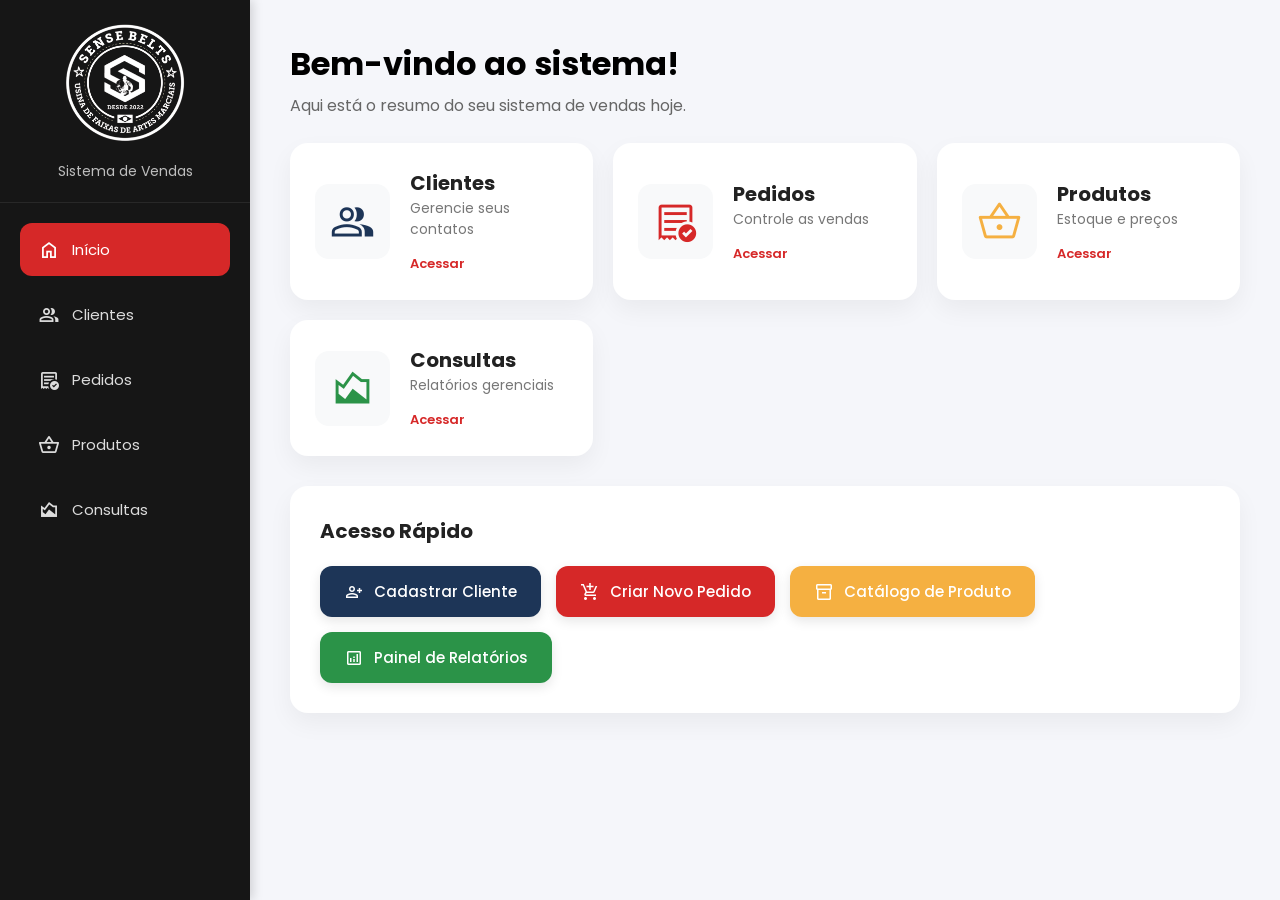
<file: index.html>
<!doctype html>
<html lang="pt-br">
  <head>
    <meta charset="UTF-8"/>
    <meta name="viewport" content="width=device-width, initial-scale=1.0" />
    <title>Sense Belts | Início</title>
    <link rel="stylesheet" href="css/style.css"/>
    <link rel="stylesheet" href="https://fonts.googleapis.com/css2?family=Material+Symbols+Outlined"/>
    <script type="module">//supabase
      import { createClient } from "https://esm.sh/@supabase/supabase-js";
      const supabaseUrl = "https://qtvsxbynddktnqiubelh.supabase.co";
      const supabaseKey = "sb_publishable_D4q0NGJ69Iy94luhTagZQA_lk1mWTQT";
      window.supabase = createClient(supabaseUrl, supabaseKey);
    </script>
  </head>

  <body>
    <div class="menu">
      <div class="logo">
        <img src="image/logo.png" alt="logo da sense belts" />
        <p>Sistema de Vendas</p>
      </div>
      <nav>
        <a href="index.html" class="ativo"><span class="material-symbols-outlined">home</span>Início</a>
        <a href="clientes.html"><span class="material-symbols-outlined">group</span>Clientes</a>
        <a href="pedidos.html"><span class="material-symbols-outlined">order_approve</span>Pedidos</a>
        <a href="produtos.html"><span class="material-symbols-outlined">shopping_basket</span>Produtos</a>
        <a href="consultas.html"><span class="material-symbols-outlined">area_chart</span>Consultas</a>
      </nav>
    </div>

    <div class="conteudo">
        <header>
        <h1>Bem-vindo ao sistema!</h1>
        <p style="color: #666; margin-top: 5px;">Aqui está o resumo do seu sistema de vendas hoje.</p><br>
      </header>

      <div class="card">
        <div class="cardCard">
          <span class="material-symbols-outlined icone" style="color: #1d3557;">group</span>
          <div>
            <h3>Clientes</h3>
            <p>Gerencie seus contatos</p>
            <a href="clientes.html" class="btn-atalho">Acessar</a>
          </div>    
        </div>

        <div class="cardCard">
          <span class="material-symbols-outlined icone" style="color: #d62828;">order_approve</span>
          <div>
            <h3>Pedidos</h3>
            <p>Controle as vendas</p>
            <a href="pedidos.html" class="btn-atalho">Acessar</a>
          </div>
        </div>

        <div class="cardCard">
          <span class="material-symbols-outlined icone" style="color: #f5b041;">shopping_basket</span>
          <div>
            <h3>Produtos</h3>
            <p>Estoque e preços</p>
            <a href="produtos.html" class="btn-atalho">Acessar</a>
          </div>
        </div>

        <div class="cardCard">
          <span class="material-symbols-outlined icone" style="color: #2b9348;">area_chart</span>
          <div>
            <h3>Consultas</h3>
            <p>Relatórios gerenciais</p>
            <a href="consultas.html" class="btn-atalho">Acessar</a>
          </div>
        </div>
      </div>

      <div class="acessoRapido">
        <h2>Acesso Rápido</h2>
        <div class="botoes-container">
          <a href="clientes.html" class="btn-rapido btn-cliente">
            <span class="material-symbols-outlined">person_add</span>
            Cadastrar Cliente
          </a>
          <a href="pedidos.html" class="btn-rapido btn-pedido">
            <span class="material-symbols-outlined">add_shopping_cart</span>
            Criar Novo Pedido
          </a>
          <a href="produtos.html" class="btn-rapido btn-produto">
            <span class="material-symbols-outlined">inventory_2</span>
            Catálogo de Produto
          </a>
          <a href="consultas.html" class="btn-rapido btn-consulta">
            <span class="material-symbols-outlined">analytics</span>
            Painel de Relatórios
          </a>
        </div>
      </div>
    
    </div>

    <script src="js/script.js"></script>
  </body>
</html>
</file>
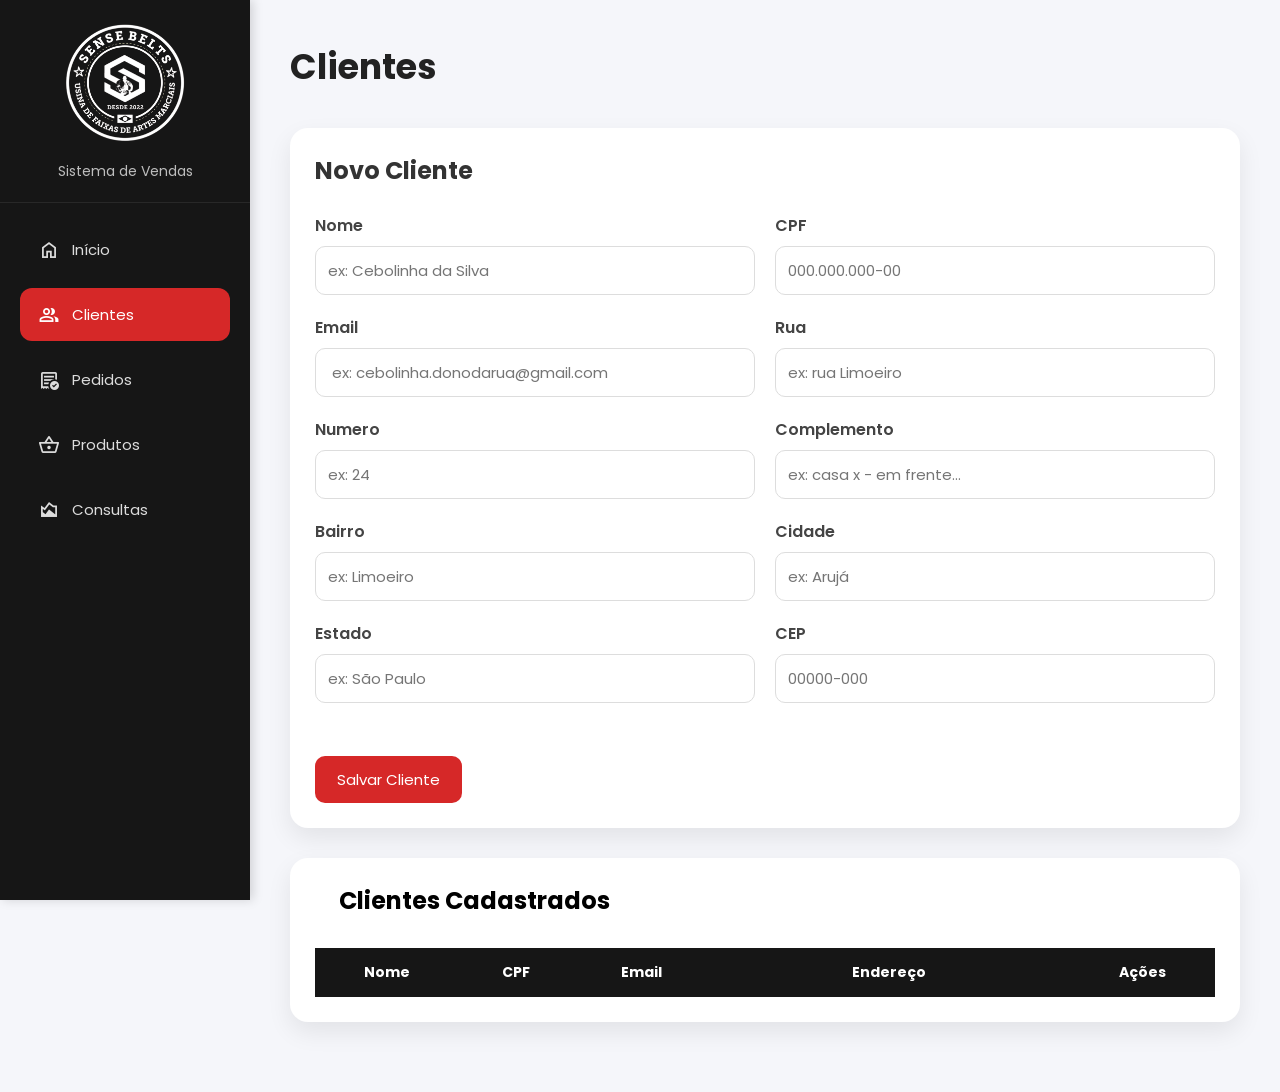
<file: clientes.html>
<!doctype html>
<html lang="pt-br">
  <head>
    <meta charset="UTF-8" />
    <meta name="viewport" content="width=device-width, initial-scale=1.0" />
    <title>Sense Belts | Clientes</title>
    <link rel="stylesheet" href="css/clientes.css" />
    <link rel="stylesheet" href="https://fonts.googleapis.com/css2?family=Material+Symbols+Outlined" />
    <script type="module">//supabase
      import { createClient } from "https://esm.sh/@supabase/supabase-js";
      const supabaseUrl = "https://qtvsxbynddktnqiubelh.supabase.co";
      const supabaseKey = "sb_publishable_D4q0NGJ69Iy94luhTagZQA_lk1mWTQT";
      window.supabase = createClient(supabaseUrl, supabaseKey);
    </script>
  </head>

  <body>
    <div class="menu">
      <div class="logo">
        <img src="image/logo.png" alt="logo da sense belts" />
        <p>Sistema de Vendas</p>
      </div>
      <nav>
        <a href="index.html"><span class="material-symbols-outlined">home</span>Início</a>
        <a href="clientes.html" class="ativo"><span class="material-symbols-outlined">group</span>Clientes</a>
        <a href="pedidos.html"><span class="material-symbols-outlined">order_approve</span>Pedidos</a>
        <a href="produtos.html"><span class="material-symbols-outlined">shopping_basket</span>Produtos</a>
        <a href="consultas.html"><span class="material-symbols-outlined">area_chart</span>Consultas</a>
      </nav>
    </div>

    <div class="conteudo">
      <header>
        <h1>Clientes</h1>
      </header>

      <div class="card">
        <h2>Novo Cliente</h2>
        <div class="grid">
          <div>
            <label>Nome</label>
            <input id="nome" placeholder="ex: Cebolinha da Silva"/>
          </div>
          <div>
            <label>CPF</label>
            <input id="cpf" placeholder="000.000.000-00"/>
          </div>
          <div>
            <label>Email</label>
            <input id="email" placeholder=" ex: cebolinha.donodarua@gmail.com"/>
          </div>
          <div>
            <label>Rua</label>
            <input id="rua" placeholder="ex: rua Limoeiro"/>
          </div>
          <div>
            <label>Numero</label>
            <input id="numero" placeholder="ex: 24"/>
          </div>
          <div>
            <label>Complemento</label>
            <input id="complemento" placeholder="ex: casa x - em frente...">
          </div>
          <div>
            <label>Bairro</label>
            <input id="bairro" placeholder="ex: Limoeiro"/>
          </div>
          <div>
            <label>Cidade</label>
            <input id="cidade" placeholder="ex: Arujá"/>
          </div>
          <div>
            <label>Estado</label>
            <input id="estado" placeholder="ex: São Paulo"/>
          </div>
          <div>
            <label>CEP</label>
            <input id="cep" placeholder="00000-000"/>
          </div>
          <div>
            <label>&nbsp;</label>
            <button id="salvar">Salvar Cliente</button>
          </div>
        </div>
      </div>

      <div class="cardTabela">
        <h2>Clientes Cadastrados</h2>
        <div class="clientesCadastrados">
            <table>
            <thead>
                <tr>
                <th>Nome</th>
                <th>CPF</th>
                <th>Email</th>
                <th class="endereco">Endereço</th>
                <th>Ações</th>
                </tr>
            </thead>
            <tbody id="listaClientes"></tbody>
            </table>
        </div>
      </div>
    </div>

    <script src="js/clientes.js"></script>
  </body>
</html>
</file>
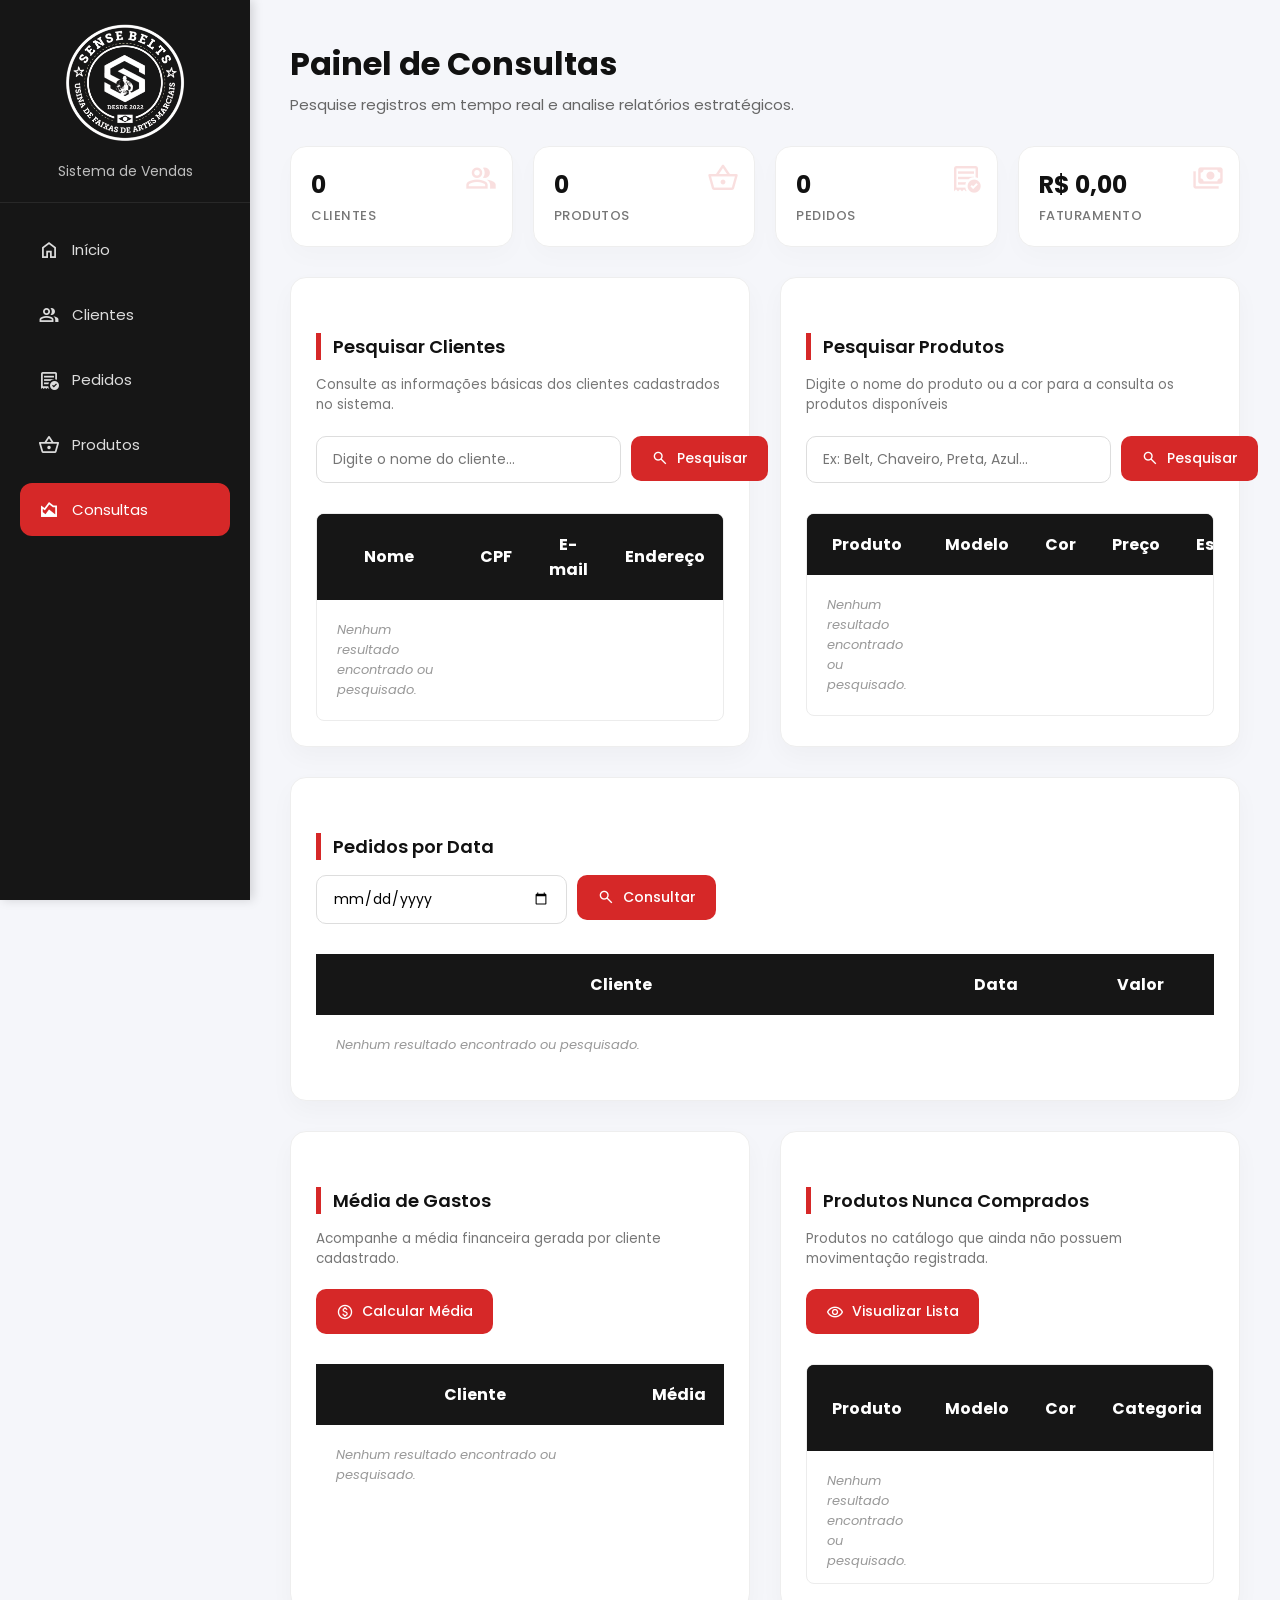
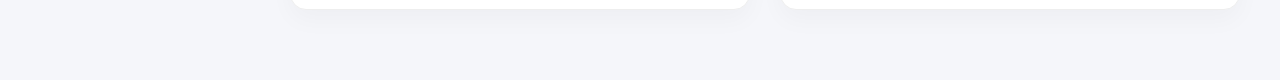
<file: consultas.html>
<!doctype html>
<html lang="pt-br">
  <head>
    <meta charset="UTF-8" />
    <meta name="viewport" content="width=device-width, initial-scale=1.0" />
    <title>Sense Belts | Consultas</title>
    <link rel="stylesheet" href="css/consultas.css" />
    <link rel="stylesheet" href="https://fonts.googleapis.com/css2?family=Material+Symbols+Outlined"/>
    <script type="module">
      import { createClient } from "https://esm.sh/@supabase/supabase-js";
      const supabaseUrl = "https://qtvsxbynddktnqiubelh.supabase.co";
      const supabaseKey = "sb_publishable_D4q0NGJ69Iy94luhTagZQA_lk1mWTQT";
      window.supabase = createClient(supabaseUrl, supabaseKey);
    </script>
  </head>

  <body>
    <div class="menu">  
      <div class="logo">
        <img src="image/logo.png" alt="logo da sense belts" />
        <p>Sistema de Vendas</p>
      </div>
      <nav>
        <a href="index.html"><span class="material-symbols-outlined">home</span>Início</a>
        <a href="clientes.html"><span class="material-symbols-outlined">group</span>Clientes</a>
        <a href="pedidos.html"><span class="material-symbols-outlined">order_approve</span>Pedidos</a>
        <a href="produtos.html"><span class="material-symbols-outlined">shopping_basket</span>Produtos</a>
        <a href="consultas.html" class="ativo"><span class="material-symbols-outlined">area_chart</span>Consultas</a>
      </nav>
    </div>

    <div class="conteudo">
      <header>
        <h1>Painel de Consultas</h1>
        <p>Pesquise registros em tempo real e analise relatórios estratégicos.</p>
      </header>

      <section class="cards">
        <div class="cardInfo">
          <span class="material-symbols-outlined">group</span>
          <h3 id="totalClientes">0</h3>
          <p>Clientes</p>
        </div>
        <div class="cardInfo">
          <span class="material-symbols-outlined">shopping_basket</span>
          <h3 id="totalProdutos">0</h3>
          <p>Produtos</p>
        </div>
        <div class="cardInfo">
          <span class="material-symbols-outlined">order_approve</span>
          <h3 id="totalPedidos">0</h3>
          <p>Pedidos</p>
        </div>
        <div class="cardInfo">
          <span class="material-symbols-outlined">payments</span>
          <h3 id="valorVendas">R$ 0,00</h3>
          <p>Faturamento</p>
        </div>
      </section>

      <section class="linha">
        <div class="card">
          <h2 class="titulo">Pesquisar Clientes</h2>
          <p class="descricao">Consulte as informações básicas dos clientes cadastrados no sistema.</p>
          <div class="pesquisa">
            <input type="text" id="pesquisaCliente" placeholder="Digite o nome do cliente..."/>
             <button id="btnPesquisarCliente"><span class="material-symbols-outlined">search</span>Pesquisar</button>
          </div>
          <div class="tabela scroll"> <table>
              <thead>
                <tr>
                  <th>Nome</th>
                  <th>CPF</th>
                  <th>E-mail</th>
                  <th>Endereço</th>
                </tr>
              </thead>
              <tbody id="resultadoClientes"></tbody>
            </table>
          </div>
        </div>

        <div class="card">
          <h2 class="titulo">Pesquisar Produtos</h2>
          <p class="descricao">Digite o nome do produto ou a cor para a consulta os produtos disponíveis</p>
          <div class="pesquisa">
            <input type="text" id="pesquisaProduto" placeholder="Ex: Belt, Chaveiro, Preta, Azul..." />
             <button id="btnPesquisarProduto"><span class="material-symbols-outlined">search</span>Pesquisar</button>
          </div>
          <div class="tabela scroll">
            <table>
              <thead>
                <tr>
                  <th>Produto</th>
                  <th>Modelo</th>
                  <th>Cor</th>
                  <th>Preço</th>
                  <th>Estoque</th>
                </tr>
              </thead>
              <tbody id="resultadoProdutos"></tbody>
            </table>
          </div>
        </div>
      </section>

      <section class="card" style="margin-bottom: 30px;">
        <h2 class="titulo"> Pedidos por Data</h2>
        <div class="pesquisa" style="max-width: 400px;">
          <input type="date" id="dataConsulta"/>
          <button id="btnPedidos"><span class="material-symbols-outlined">search</span>Consultar</button>
        </div>
        <div class="tabela">
          <table>
            <thead>
              <tr>
                <th>Cliente</th>
                <th>Data</th>
                <th>Valor</th>
              </tr>
            </thead>
            <tbody id="resultadoPedidos"></tbody>
          </table>
        </div>
      </section>

      <section class="linha">
        <div class="card">
          <h2 class="titulo"> Média de Gastos</h2>
          <p class="descricao">Acompanhe a média financeira gerada por cliente cadastrado.</p>
          <button id="btnMedia" style="margin-bottom: 20px;"><span class="material-symbols-outlined">paid</span>Calcular Média</button>
          <div class="tabela">
            <table>
              <thead>
                <tr>
                  <th>Cliente</th>
                  <th>Média</th>
                </tr>
              </thead>
              <tbody id="resultadoMedia"></tbody>
            </table>
          </div>
        </div>

        <div class="card">
          <h2 class="titulo">Produtos Nunca Comprados</h2>
          <p class="descricao">Produtos no catálogo que ainda não possuem movimentação registrada.</p>
          <button id="btnNuncaComprados" style="margin-bottom: 20px;"><span class="material-symbols-outlined">visibility</span>Visualizar Lista</button>
          
          <div class="tabela scroll">
            <table>
              <thead>
                <tr>
                  <th>Produto</th>
                  <th>Modelo</th> 
                  <th>Cor</th>
                  <th>Categoria</th>
                  <th>Preço Base</th>
                  <th>Status</th>
                </tr>
              </thead>
              <tbody id="resultadoNuncaComprados"></tbody>
            </table>
          </div>
        </div>
      </section>
    </div>

    <script src="js/consultas.js"></script>
  </body>
</html>
</file>
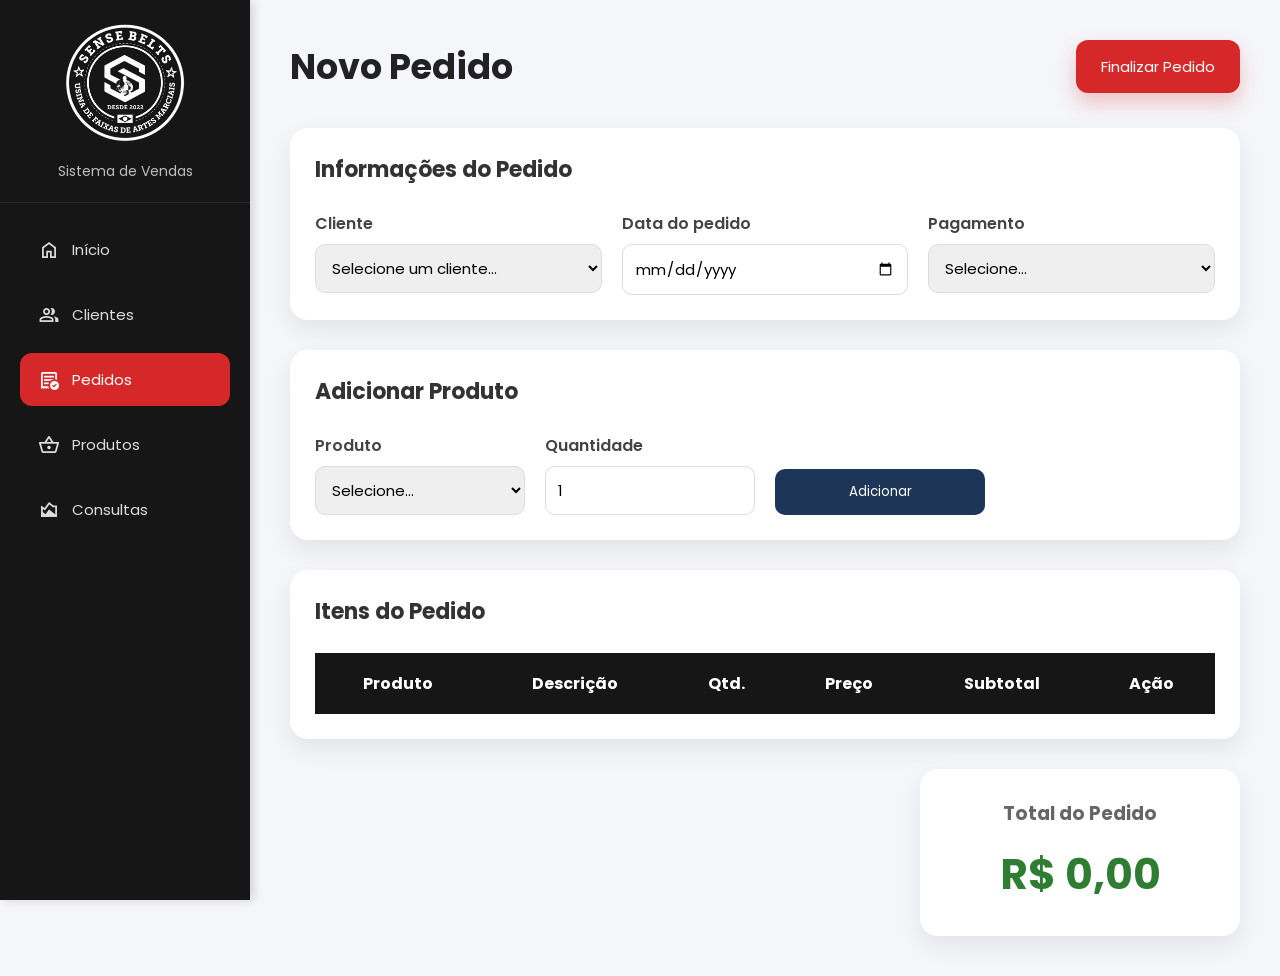
<file: pedidos.html>
<!doctype html>
<html lang="pt-br">
  <head>
    <meta charset="UTF-8" />
    <meta name="viewport" content="width=device-width, initial-scale=1.0" />
    <title>Sense Belts | Pedidos</title>
    <link rel="stylesheet" href="css/pedidos.css" />
    <link
      rel="stylesheet"
      href="https://fonts.googleapis.com/css2?family=Material+Symbols+Outlined"
    />
    <script type="module">//supabase
      import { createClient } from "https://esm.sh/@supabase/supabase-js";
      const supabaseUrl = "https://qtvsxbynddktnqiubelh.supabase.co/";
      const supabaseKey = "sb_publishable_D4q0NGJ69Iy94luhTagZQA_lk1mWTQT";
      window.supabase = createClient(supabaseUrl, supabaseKey);
    </script>
  </head>

  <body>
    <div class="menu">
      <div class="logo">
        <img src="image/logo.png" alt="logo da sense belts" />
        <p>Sistema de Vendas</p>
      </div>
      <nav>
        <a href="index.html"
          ><span class="material-symbols-outlined">home</span>Início</a
        >
        <a href="clientes.html"
          ><span class="material-symbols-outlined">group</span>Clientes</a
        >
        <a href="pedidos.html" class="ativo"
          ><span class="material-symbols-outlined">order_approve</span
          >Pedidos</a
        >
        <a href="produtos.html"
          ><span class="material-symbols-outlined">shopping_basket</span
          >Produtos</a>
        <a href="consultas.html"
          ><span class="material-symbols-outlined">area_chart</span>Consultas</a
        >
      </nav>
    </div>

    <div class="conteudo">
      <header>
        <h1>Novo Pedido</h1>
        <button>Finalizar Pedido</button>
      </header>

      <div class="card">
        <h2>Informações do Pedido</h2>

        <div class="grid3">
          <div>
            <label>Cliente</label>
            <select id="cliente">
              <option value="">Selecione...</option>
            </select>
          </div>

          <div>
            <label>Data do pedido</label>
            <input type="date" id="dataPedido" />
          </div>

          <div>
            <label>Pagamento</label>
            <select id="pagamento">
              <option value="">Selecione...</option>
              <option value="PIX">PIX</option>
              <option value="Cartão de Crédito">Cartão de Crédito</option>
              <option value="Cartão de Débito">Cartão de Débito</option>
            </select>
          </div>
        </div>
      </div>

      <div class="card">
        <h2>Adicionar Produto</h2>

        <div class="grid4">
          <div>
            <label>Produto</label>
            <select id="produto">
              <option value="">Selecione...</option>
              <option value="faixa">Faixa</option>
              <option value="chaveiro">Chaveiro</option>
            </select>
          </div>

          <div id="faixa" class="aparecer">
            <div>
              <label>Modelo</label>
              <select id="modeloFaixa">
                <option value="">Selecione...</option>
                <option value="BELT OX STANDARD">BELT OX STANDARD 6 COSTURAS</option>
                <option value="BELT OX STANDARD">BELT OX STANDARD 8 COSTURAS</option>
                <option value="BELT BR STANDARD">BELT BR STANDARD 6 COSTURAS</option>
                <option value="BELT BR STANDARD">BELT BR STANDARD 8 COSTURAS</option>
                <option value="BELT BR PRO">BELT BR PRO</option>
                <option value="BELT BR PREMIUM">BELT BR PREMIUM</option>
              </select>
            </div>

            <div>
              <label>Modalidade</label>
              <select id="modalidadeFaixa">
                <option value="">Selecione...</option>
                <option value="Jiu-Jitsu">Jiu-Jitsu</option>
                <option value="Judô">Judô</option>
              </select>
            </div>

            <div>
              <label>Cor</label>
              <select id="corFaixa">
                <option value="">Selecione...</option>
                <option value="Branca">Branca</option>
                <option value="Cinza">Cinza</option>
                <option value="Azul">Azul</option>
                <option value="Amarela">Amarela</option>
                <option value="Laranja">Laranja</option>
                <option value="Verde">Verde</option>
                <option value="Roxa">Roxa</option>
                <option value="Marrom">Marrom</option>
                <option value="Preta">Preta</option>
                <option value="Vermelho">Vermelho</option>
              </select>
            </div>

            <div>
              <label>Personalizada?</label>
              <select id="personalizar">
                <option value="Não">Não</option>
                <option value="Sim">Sim</option>
              </select>
            </div>

            <div id="bordarFaixa" class="aparecer"> 
              <label>Nome para Bordar</label>
              <input type="text" id="nomePersonalizado" placeholder="Digite o nome"/>
            </div>
          </div>

          <div id="chaveiro" class="aparecer">
            <div>
              <label>Cor</label>
              <select id="corChaveiro">
                <option value="Branca">Branca</option>
                <option value="Cinza">Cinza</option>
                <option value="Azul">Azul</option>
                <option value="Amarela">Amarela</option>
                <option value="Laranja">Laranja</option>
                <option value="Verde">Verde</option>
                <option value="Roxa">Roxa</option>
                <option value="Marrom">Marrom</option>
                <option value="Preta">Preta</option>
                <option value="Vermelho">Vermelho</option>
              </select>
            </div>

            <div>
              <label>Modalidade</label>
              <select id="modalidadeChaveiro">
                <option value="">Selecione...</option>
                <option value="Jiu-Jitsu">Jiu-Jitsu</option>
                <option value="Judô">Judô</option>
              </select>
            </div>
          </div>

          <div>
            <label>Quantidade</label>
            <input type="number" id="quantidade" value="1" min="1"/>
          </div>

          <div>
            <label>&nbsp;</label>
            <button id="adicionar">Adicionar</button>
          </div>
        </div>
      </div>

      <div class="card">
        <h2>Itens do Pedido</h2>

        <table>
          <thead>
            <tr>
              <th>Produto</th>
              <th>Descrição</th>
              <th>Qtd.</th>
              <th>Preço</th>
              <th>Subtotal</th>
              <th>Ação</th>
            </tr>
          </thead>

          <tbody id="listaItens"></tbody>
        </table>
      </div>

      <div class="resumo">
        <div class="cardTotal">
          <h3>Total do Pedido</h3>
          <h1 id="valorTotal">R$ 0,00</h1>
        </div>
      </div>

    </div>

    <script src="js/pedidos.js"></script>
  </body>
</html>
</file>
<file: css/style.css>
@import url("https://fonts.googleapis.com/css2?family=Poppins:wght@300;400;500;600;700&display=swap");

* {
    margin: 0;
    padding: 0;
    box-sizing: border-box;
    font-family: "Poppins", sans-serif;
}

body {
    display: flex;
    background: #f5f6fa;
}

.menu {
    width: 250px;
    height: 100vh;
    background: #161616;
    position: fixed;
    display: flex;
    flex-direction: column;
    color: white;
    box-shadow: 3px 0 10px rgba(0, 0, 0, 0.15);
}

.logo {
    padding: 20px ;
    text-align: center;
    border-bottom: 1px solid rgba(255, 255, 255, 0.08);
}

.logo img{
    width: 60%;
}

.logo p {
    margin-top: 8px;
    color: #bdbdbd;
    font-size: 14px;
}

.menu nav {
    display: flex;
    flex-direction: column;
    padding: 20px;
}

.menu a{
    display: flex;
    align-items: center;
    gap: 12px;
    text-decoration: none;
    color: #ddd;
    padding: 15px 18px;
    margin-bottom: 12px;
    border-radius: 12px;
    transition: 0.3s;
    font-size: 15px;
}

.menu a .material-symbols-outlined{
    width: 22px;
    font-size: 22px;
    text-align: center;
    flex-shrink: 0;
}   

.menu a:hover {
    background: #d62828;
    color: white;
    transform: translateX(5px);
}

.ativo {
    background: #d62828;
    color: white !important;
}

.ativo:hover{
    background: #9e1e1e !important;
    color: white;
    transform: translateX(5px);
}

.conteudo {
    margin-left: 250px;
    width: 100%;
    padding: 40px;
}

.card {
    display: grid;
    grid-template-columns: repeat(auto-fit, minmax(280px, 1fr));
    gap: 20px;
}

.cardCard {
    background: white;
    border-radius: 18px;
    padding: 25px;
    display: flex;
    align-items: center;
    gap: 20px;
    box-shadow: 0 10px 25px rgba(0,0,0,.05);
    transition: transform 0.3s;
}

.cardCard:hover {
    transform: translateY(-5px);
}

.icone {
    font-size: 45px !important;
    background: #f8f9fa;
    padding: 15px;
    border-radius: 14px;
}

.cardCard h3 {
    font-size: 20px;
    color: #222;
}

.cardCard p {
    font-size: 14px;
    color: #777;
    margin-bottom: 10px;
}

.btn-atalho {
    font-size: 13px;
    color: #d62828;
    text-decoration: none;
    font-weight: 600;
}

.btn-atalho:hover {
    text-decoration: underline;
}

.acessoRapido {
    background: white;
    padding: 30px;
    border-radius: 18px;
    box-shadow: 0 10px 25px rgba(0,0,0,.05);
    margin-top: 30px;
}

.acessoRapido h2 {
    font-size: 20px;
    color: #222;
    margin-bottom: 20px;
}

.botoes-container {
    display: flex;
    gap: 15px;
    flex-wrap: wrap;
}

.btn-rapido {
    display: inline-flex;
    align-items: center;
    gap: 10px;
    text-decoration: none;
    color: white;
    padding: 14px 24px;
    border-radius: 12px;
    font-weight: 500;
    font-size: 15px;
    transition: all 0.3s ease;
    box-shadow: 0 4px 12px rgba(0, 0, 0, 0.1);
}

.btn-rapido .material-symbols-outlined {
    font-size: 20px;
}

.btn-rapido:hover {
    transform: translateY(-3px);
    box-shadow: 0 6px 18px rgba(0, 0, 0, 0.15);
}

.btn-cliente {
    background: #1d3557;
}
.btn-cliente:hover {
    background: #112237;
}

.btn-pedido {
    background: #d62828;
}
.btn-pedido:hover {
    background: #b91f1f;
}

.btn-produto {
    background: #f5b041;
}
.btn-produto:hover {
    background: #dca03a;
}

.btn-consulta {
    background: #2b9348;
}

.btn-consulta:hover {
    background: #1e6f33;
}
</file>
<file: css/clientes.css>
@import url("https://fonts.googleapis.com/css2?family=Poppins:wght@300;400;500;600;700&display=swap");

*{
    margin:0;
    padding:0;
    box-sizing:border-box;
    font-family:"Poppins",sans-serif;
}

body{
    display:flex;
    background:#f5f6fa;
}

.menu{
    width:250px;
    height:100vh;
    background:#161616;
    position:fixed;
    display:flex;
    flex-direction:column;
    color:white;
    box-shadow:3px 0 10px rgba(0,0,0,.15);
}



.logo{
    padding:20px;
    text-align:center;
    border-bottom:1px solid rgba(255,255,255,.08);
}

.logo img{
    width:60%;
}

.logo p{
    margin-top:8px;
    color:#bdbdbd;
    font-size:14px;
}

.menu nav{
    display:flex;
    flex-direction:column;
    padding:20px;
}

.menu a{
    display: flex;
    align-items: center;
    gap: 12px;
    text-decoration: none;
    color: #ddd;
    padding: 15px 18px;
    margin-bottom: 12px;
    border-radius: 12px;
    transition: 0.3s;
    font-size: 15px;
}

.menu a .material-symbols-outlined{
    width: 22px;
    font-size: 22px;
    text-align: center;
    flex-shrink: 0;
}  

.menu a:hover{
    background:#d62828;
    color:white;
    transform:translateX(5px);
}

.ativo{
    background:#d62828;
    color:white !important;
}

.ativo:hover{
    background: #9e1e1e !important;
    color: white;
    transform: translateX(5px);
}

.conteudo{
    margin-left:250px;
    width:100%;
    padding:40px;
}

header{
    margin-bottom:35px;
}

header h1{
    font-size:35px;
    color:#222;
}

.card, .cardTabela{
    background:white;
    border-radius:18px;
    padding:25px;
    margin-bottom:30px;
    box-shadow:0 10px 25px rgba(0,0,0,.08);
}

.card h2{
    margin-bottom:25px;
    color:#333;
}

.grid{
    display:grid;
    grid-template-columns:repeat(2,1fr);
    gap:20px;
}

label{
    display:block;
    margin-bottom:8px;
    font-weight:600;
    color:#444;
}

input{
    width:100%;
    padding:12px;
    border:1px solid #ddd;
    border-radius:10px;
    font-size:15px;
    outline:none;
    transition:.3s;
}

input:focus{
    border-color:#d62828;
    box-shadow:0 0 0 3px rgba(214,40,40,.15);
}

.botoes{
    grid-column:1/-1;
    display:flex;
    gap:15px;
}

button{
    border:none;
    cursor:pointer;
    padding:12px 22px;
    border-radius:10px;
    color:white;
    font-size:15px;
    transition:.3s;
}

#salvar{
    background:#d62828;
}

#salvar:hover{
    background:#b91f1f;
}

#cancelar{
    background:#777;
}

#cancelar:hover{
    background:#555;
}

.cardTabela{
    display: flex;
    flex-direction: column;
}

.cardTabela h2{
    padding: 0 24px 15px 24px;
}

.clientesCadastrados{
    width: 100%;
    overflow-x: auto;
    margin-top: 15px;
}

table{
    width:100%;
    border-collapse:collapse;
}

thead{
    background:#161616;
    color:white;
}

th, td{
    padding: 14px 20px;
    font-size: 14px;
    vertical-align: middle;
}

th:last-child, td:nth-child{
    width: 160px;
    text-align: center;
    white-space: nowrap;
}

td:nth-child(4){
    color: #555;
    line-height: 1.4;
    word-break: break-word;
}

.endereco{
    width: 40%;
}

tbody tr{
    border-bottom:1px solid #ececec;
    transition: background 0.2s;
}

tbody tr:hover{
    background:#f8f8f8;
}

td button{
    display: inline-block;
    padding: 6px 12px;
    font-size: 13px;
    font-weight: 500;
    border-radius: 6px;
    margin: 2px;
    border: none;
    cursor: pointer;
    color: white;
    transition: 0.3s;
}

.coluna-botoes {
    gap: 8px; 
    width: 100%;
}

.coluna-botoes button {
    display: inline-flex;
    align-items: center;
    gap: 6px;
    padding: 6px 12px;
    font-size: 13px;
    font-weight: 500;
    border-radius: 6px;
    width: 100%;
    justify-content: center;
}

.editar{
    background:#1d3557;
    margin-right:8px;
}

.editar:hover{
    background:#16304d;
}

.excluir{
    background:#d62828;
}

.excluir:hover{
    background:#b91f1f;
}

@media(max-width:900px){

.grid{
    grid-template-columns:1fr;
}

.menu{
    width:90px;
}

.logo img{
    width:35%;
}

.logo p,
.menu a{
    font-size:0;
}

.conteudo{
    margin-left:90px;
}

}
</file>
<file: css/consultas.css>
@import url("https://fonts.googleapis.com/css2?family=Poppins:wght@300;400;500;600;700&display=swap");

* {
    margin: 0;
    padding: 0;
    box-sizing: border-box;
    font-family: "Poppins", sans-serif;
}

body {
    display: flex;
    background: #f5f6fa;
}

.menu {
    width: 250px;
    height: 100vh;
    background: #161616;
    position: fixed;
    display: flex;
    flex-direction: column;
    color: white;
    box-shadow: 3px 0 10px rgba(0, 0, 0, 0.15);
}

.logo {
    padding: 20px ;
    text-align: center;
    border-bottom: 1px solid rgba(255, 255, 255, 0.08);
}

.logo img{
    width: 60%;
}

.logo p {
    margin-top: 8px;
    color: #bdbdbd;
    font-size: 14px;
}

.menu nav {
    display: flex;
    flex-direction: column;
    padding: 20px;
}

.menu a{
    display: flex;
    align-items: center;
    gap: 12px;
    text-decoration: none;
    color: #ddd;
    padding: 15px 18px;
    margin-bottom: 12px;
    border-radius: 12px;
    transition: 0.3s;
    font-size: 15px;
}

.menu a .material-symbols-outlined{
    width: 22px;
    font-size: 22px;
    text-align: center;
    flex-shrink: 0;
}   

.menu a:hover {
    background: #d62828;
    color: white;
    transform: translateX(5px);
}

.ativo {
    background: #d62828;
    color: white !important;
}

.ativo:hover{
    background: #9e1e1e !important;
    color: white;
    transform: translateX(5px);
}
.conteudo {
    margin-left: 250px;
    width: calc(100% - 250px);
    padding: 40px;
}

header h1 {
    color: #111;
    font-size: 32px;
    font-weight: 700;
}

header p {
    color: #666;
    margin-top: 5px;
    font-size: 15px;
}

.linha {
    display: grid;
    grid-template-columns: repeat(auto-fit, minmax(450px, 1fr));
    gap: 30px;
    margin-bottom: 30px;
}

.card {
    background: white;
    border-radius: 16px;
    padding: 25px;
    box-shadow: 0 10px 25px rgba(0, 0, 0, .03);
    border: 1px solid #eee;
    display: flex;
    flex-direction: column;
}

.card h2 {
    color: #111;
    font-size: 18px;
    font-weight: 600;
    margin-bottom: 15px;
    display: flex;
    align-items: center;
    gap: 10px;
}

.card h2 .material-symbols-outlined {
    color: #d62828;
}

.titulo {
    font-size: 22px;
    color: #111;
    margin: 30px 0 15px 0;
    font-weight: 600;
    border-left: 5px solid #d62828;
    padding-left: 12px;
}

.descricao {
    color: #777;
    font-size: 13.5px;
    margin-bottom: 20px;
    line-height: 1.5;
}

.cards {
    display: grid;
    grid-template-columns: repeat(auto-fit, minmax(200px, 1fr));
    gap: 20px;
    margin: 30px 0;
}

.cardInfo {
    background: white;
    border-radius: 16px;
    padding: 20px;
    border: 1px solid #eee;
    box-shadow: 0 10px 25px rgba(0, 0, 0, .02);
    display: flex;
    flex-direction: column;
    position: relative;
    overflow: hidden;
}

.cardInfo .material-symbols-outlined {
    position: absolute;
    right: 15px;
    top: 15px;
    font-size: 32px;
    color: rgba(214, 40, 40, 0.15);
}

.cardInfo h3 {
    font-size: 24px;
    color: #111;
    font-weight: 700;
    margin-bottom: 4px;
}

.cardInfo p {
    color: #777;
    font-size: 13px;
    font-weight: 500;
    text-transform: uppercase;
    letter-spacing: 0.5px;
}

.pesquisa {
    display: flex;
    gap: 10px;
    margin-bottom: 20px;
}

.pesquisa input {
    flex: 1;
    padding: 12px 16px;
    border: 1px solid #ddd;
    border-radius: 10px;
    font-size: 14px;
    outline: none;
    transition: 0.3s;
}

.pesquisa input:focus {
    border-color: #d62828;
    box-shadow: 0 0 0 3px rgba(214, 40, 40, 0.1);
}

button {
    border: none;
    cursor: pointer;
    background: #d62828;
    color: white;
    padding: 12px 20px;
    border-radius: 10px;
    transition: 0.3s;
    font-size: 14px;
    font-weight: 500;
    display: inline-flex;
    align-items: center;
    justify-content: center;
    gap: 8px;
    align-self: flex-start;
}

button .material-symbols-outlined {
    font-size: 18px;
}

button:hover {
    background: #b51f1f;
    transform: translateY(-2px);
}

.tabela {
    width: 100%;
    overflow-x: auto;
    margin-top: 10px;
}

table {
  width: 100%;
  border-collapse: collapse;
}

thead {
  background: #161616;
  color: white;
}

th {
  padding: 18px;
}

td {
  padding: 18px;
  text-align: center;
  border-bottom: 1px solid #ececec;
}

tbody tr {
  transition: 0.2s;
}

tbody tr:hover {
  background: #f7f7f7;
}

tbody tr:last-child td {
    border-bottom: none;
}

tbody:empty::after {
    content: "Nenhum resultado encontrado ou pesquisado.";
    display: block;
    padding: 20px;
    color: #999;
    font-style: italic;
    font-size: 13px;
}

#resultadoClientes td, #resultadoProdutos td, #resultadoNuncaComprados td {
    padding: 8px 12px !important;
    font-size: 14px;
}

.scroll{
    max-height: 220px;
    overflow-y: auto;
    border: 1px solid #ececec;
    border-radius: 8px;
    display: block;
}

.scroll table{
    display: table;
    width: 100%;
}

.scroll table thead th {
    position: sticky;
    top: 0;
    background: #161616;
    z-index: 2;
}

.categoria {
    background: #e9ecef;
    color: #495057;
    padding: 4px 10px;
    border-radius: 6px;
    font-size: 12px;
    font-weight: 500;
    text-transform: uppercase;
}

.status{
    background: rgba(214, 40, 40, 0.1);
    color: #d62828;
    padding: 4px 12px;
    border-radius: 20px;
    font-size: 12px;
    font-weight: 600;
    display: inline-block;
    border: 1px solid rgba(214, 40, 40, 0.2);
}
</file>
<file: css/pedidos.css>
@import url("https://fonts.googleapis.com/css2?family=Poppins:wght@300;400;500;600;700&display=swap");

* {
  margin: 0;
  padding: 0;
  box-sizing: border-box;
  font-family: "Poppins", sans-serif;
}

body {
  display: flex;
  background: #f5f6fa;
}

.menu {
  width: 250px;
  height: 100vh;
  background: #161616;
  position: fixed;
  display: flex;
  flex-direction: column;
  color: white;
  box-shadow: 3px 0 10px rgba(0, 0, 0, 0.15);
}

.logo {
  padding: 20px;
  text-align: center;
  border-bottom: 1px solid rgba(255, 255, 255, 0.08);
}

.logo img {
  width: 60%;
}

.logo p {
  margin-top: 8px;
  color: #bdbdbd;
  font-size: 14px;
}

.menu nav {
  display: flex;
  flex-direction: column;
  padding: 20px;
}

.menu a {
  display: flex;
  align-items: center;
  gap: 12px;
  text-decoration: none;
  color: #ddd;
  padding: 15px 18px;
  margin-bottom: 12px;
  border-radius: 12px;
  transition: 0.3s;
  font-size: 15px;
}

.menu a .material-symbols-outlined {
  width: 22px;
  font-size: 22px;
  text-align: center;
  flex-shrink: 0;
}

.menu a:hover {
  background: #d62828;
  color: white;
  transform: translateX(5px);
}

.ativo {
  background: #d62828;
  color: white !important;
}

.ativo:hover {
  background: #9e1e1e !important;
  color: white;
  transform: translateX(5px);
}

.conteudo {
  margin-left: 250px;
  width: 100%;
  padding: 40px;
}

header {
  display: flex;
  justify-content: space-between;
  align-items: center;
  margin-bottom: 35px;
}

header h1 {
  color: #222;
  font-size: 35px;
}

header button {
  background: #d62828;
  color: white;
  border: none;
  padding: 15px 25px;
  border-radius: 12px;
  cursor: pointer;
  font-size: 15px;
  transition: 0.3s;
  box-shadow: 0 10px 20px rgba(214, 40, 40, 0.25);
}

header button:hover {
  background: #b51f1f;
  transform: translateY(-2px);
}

.card {
  background: white;
  border-radius: 18px;
  padding: 25px;
  margin-bottom: 30px;
  box-shadow: 0 10px 25px rgba(0, 0, 0, 0.08);
}

.card h2 {
  margin-bottom: 25px;
  color: #333;
  font-size: 22px;
}

.grid3 {
  display: grid;
  grid-template-columns: repeat(3, 1fr);
  gap: 20px;
}

.grid4 {
    display: grid;
    grid-template-columns: repeat(4, 1fr);
    gap: 20px;
    align-items: end;
}

label {
  display: block;
  margin-bottom: 8px;
  font-weight: 600;
  color: #444;
}

input, select {
  width: 100%;
  padding: 12px;
  border: 1px solid #ddd;
  border-radius: 10px;
  font-size: 15px;
  transition: 0.3s;
  outline: none;
}

input:focus,
select:focus {
  border-color: #d62828;
  box-shadow: 0 0 0 3px rgba(214, 40, 40, 0.15);
}

#adicionar {
  background: #1d3557;
  color: white;
  border: none;
  padding: 13px 20px;
  border-radius: 10px;
  cursor: pointer;
  transition: 0.3s;
  width: 100%;
}

#adicionar:hover {
  background: #16304d;
}

table {
  width: 100%;
  border-collapse: collapse;
}

thead {
  background: #161616;
  color: white;
}

th {
  padding: 18px;
}

td {
  padding: 18px;
  text-align: center;
  border-bottom: 1px solid #ececec;
}

tbody tr {
  transition: 0.2s;
}

tbody tr:hover {
  background: #f7f7f7;
}

.excluir {
  background: #d62828;
  color: white;
  border: none;
  padding: 8px 14px;
  border-radius: 8px;
  cursor: pointer;
  transition: 0.3s;
}

.excluir:hover {
  background: #b51f1f;
}

.resumo {
  display: flex;
  justify-content: flex-end;
}

.cardTotal {
  width: 320px;
  background: white;
  padding: 30px;
  border-radius: 18px;
  box-shadow: 0 10px 25px rgba(0, 0, 0, 0.08);
  text-align: center;
}

.cardTotal h3 {
  color: #666;
  margin-bottom: 15px;
}

.cardTotal h1 {
  color: #2e7d32;
  font-size: 42px;
}

.aparecer {
    display: none;
}

#faixa.mostrar, #chaveiro.mostrar {
    display: contents;
}

#bordarFaixa {
    display: block;
}
</file>
